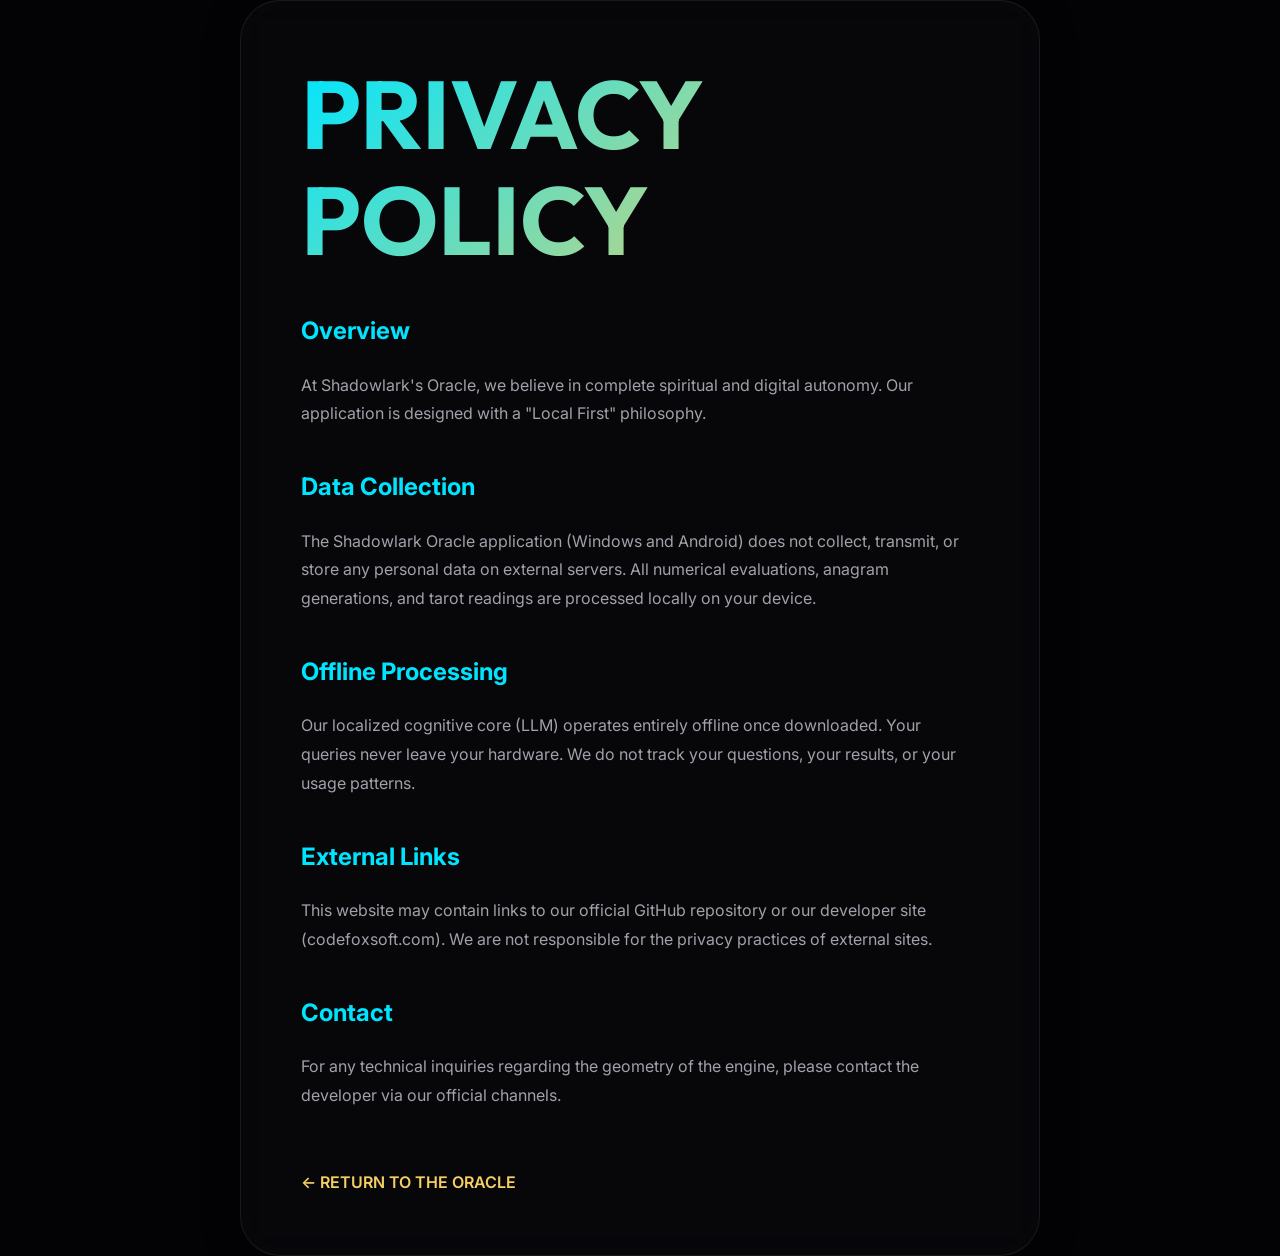
<file: privacy.html>
<!DOCTYPE html>
<html lang="en">
<head>
    <meta charset="UTF-8">
    <meta name="viewport" content="width=device-width, initial-scale=1.0">
    <title>Privacy Policy | Shadowlark's Oracle</title>
    <link rel="stylesheet" href="css/styles.css?v=1.7">
    <link href="https://fonts.googleapis.com/css2?family=Inter:wght@300;400;600&family=Outfit:wght@300;600;800&display=swap" rel="stylesheet">
    <style>
        article {
            max-width: 800px;
            margin: 0 auto;
            padding: 150px 20px 100px 20px;
        }
        h1 { margin-bottom: 40px; }
        h2 { margin-top: 40px; margin-bottom: 20px; color: var(--accent-cyan); }
        p { margin-bottom: 20px; color: var(--text-secondary); line-height: 1.8; }
        .back-home { margin-top: 40px; display: inline-block; color: var(--accent-gold); text-decoration: none; font-weight: 600; }
    </style>
</head>
<body>
    <canvas id="particles-canvas"></canvas>

    <main>
        <article class="glass" style="padding: 60px; border-radius: 40px;">
            <h1 class="phi-gradient-text">Privacy Policy</h1>
            
            <h2>Overview</h2>
            <p>At Shadowlark's Oracle, we believe in complete spiritual and digital autonomy. Our application is designed with a "Local First" philosophy.</p>

            <h2>Data Collection</h2>
            <p>The Shadowlark Oracle application (Windows and Android) does not collect, transmit, or store any personal data on external servers. All numerical evaluations, anagram generations, and tarot readings are processed locally on your device.</p>

            <h2>Offline Processing</h2>
            <p>Our localized cognitive core (LLM) operates entirely offline once downloaded. Your queries never leave your hardware. We do not track your questions, your results, or your usage patterns.</p>

            <h2>External Links</h2>
            <p>This website may contain links to our official GitHub repository or our developer site (codefoxsoft.com). We are not responsible for the privacy practices of external sites.</p>

            <h2>Contact</h2>
            <p>For any technical inquiries regarding the geometry of the engine, please contact the developer via our official channels.</p>

            <a href="index.html" class="back-home">← RETURN TO THE ORACLE</a>
        </article>
    </main>

    <script src="js/script.js?v=1.7"></script></script>
</body>
</html>
</file>
<file: css/styles.css>
:root {
  --bg-color: #030305;
  --accent-cyan: #00e5ff;
  --accent-cyan-glow: rgba(0, 229, 255, 0.4);
  --accent-gold: #f5d061;
  --accent-gold-glow: rgba(245, 208, 97, 0.4);
  --text-primary: #ffffff;
  --text-secondary: #a1a1aa;
  
  --glass-border: rgba(255, 255, 255, 0.08);
  --glass-bg: rgba(10, 10, 15, 0.65);
  
  --font-main: 'Inter', sans-serif;
  --font-heading: 'Outfit', sans-serif;

  --section-padding-v: 120px;
  --section-padding-h: 5vw;
  --title-size: 3.5rem;
  --card-padding: 40px;
}

@media (max-width: 768px) {
  :root {
    --section-padding-v: 60px;
    --title-size: 2.5rem;
    --card-padding: 25px;
  }
}

* {
  box-sizing: border-box;
  margin: 0;
  padding: 0;
}

html {
  scroll-behavior: smooth;
}

body {
  background-color: var(--bg-color);
  color: var(--text-primary);
  font-family: var(--font-main);
  overflow-x: hidden;
  line-height: 1.6;
}

#particles-canvas {
  position: fixed;
  top: 0;
  left: 0;
  width: 100%;
  height: 100%;
  z-index: -1;
  pointer-events: none;
}

/* ── NAVIGATION ── */
#main-nav {
  position: fixed;
  top: 0;
  left: 0;
  width: 100%;
  padding: 20px 6vw;
  display: flex;
  justify-content: space-between;
  align-items: center;
  z-index: 100;
  background: rgba(3, 3, 5, 0.8);
  backdrop-filter: blur(20px);
  -webkit-backdrop-filter: blur(20px);
  border-bottom: 1px solid var(--glass-border);
}

.logo {
  font-family: var(--font-heading);
  font-weight: 800;
  font-size: 1.4rem;
  color: var(--accent-cyan);
  text-shadow: 0 0 10px var(--accent-cyan-glow);
  letter-spacing: 2px;
}

.nav-links a {
  color: var(--text-primary);
  text-decoration: none;
  font-size: 0.9rem;
  font-weight: 600;
  text-transform: uppercase;
  letter-spacing: 1px;
  margin-left: 40px;
  transition: color 0.3s ease;
}

.nav-links a:hover {
  color: var(--accent-cyan);
}

#mobile-menu-toggle {
  background: none;
  border: none;
  color: var(--accent-cyan);
  font-size: 1.5rem;
  cursor: pointer;
}

/* Mobile Menu Drawer */
#mobile-menu {
  position: fixed;
  top: 0;
  right: -100%;
  width: 80%;
  height: 100vh;
  z-index: 150;
  display: flex;
  flex-direction: column;
  padding: 80px 40px;
  gap: 30px;
  transition: right 0.4s cubic-bezier(0.23, 1, 0.32, 1);
  box-shadow: -10px 0 50px rgba(0,0,0,0.5);
}

#mobile-menu.active {
  right: 0;
}

#mobile-menu a {
  font-size: 1.5rem;
  font-weight: 800;
  color: var(--text-primary);
  text-decoration: none;
  text-transform: uppercase;
}

#mobile-menu-close {
  background: none;
  border: none;
  color: var(--accent-cyan);
  font-size: 1rem;
  font-weight: 800;
  cursor: pointer;
  text-align: left;
  margin-bottom: 20px;
}

/* ── HERO SECTION ── */
#hero {
  height: 100vh;
  display: flex;
  align-items: center;
  justify-content: center;
  padding: 20px;
  position: relative;
  text-align: center;
}

.hero-bg {
  position: absolute;
  top: 0;
  left: 0;
  width: 100%;
  height: 100%;
  background: linear-gradient(to bottom, rgba(3,3,5,0.4), var(--bg-color)), url('imgs/intro.jpg');
  background-size: cover;
  background-position: center;
  z-index: -1;
  filter: brightness(0.6) contrast(1.1);
}

.hero-content {
  max-width: 900px;
  padding: 80px 40px;
  border-radius: 40px;
}

h1 {
  font-family: var(--font-heading);
  font-size: clamp(2.5rem, 8vw, 6rem);
  line-height: 1.1;
  margin-bottom: 20px;
  text-transform: uppercase;
}

.subtitle {
  font-size: clamp(1rem, 3vw, 1.5rem);
  color: var(--text-secondary);
  margin-bottom: 40px;
  font-weight: 300;
}

.hero-actions {
  display: flex;
  gap: 20px;
  justify-content: center;
  flex-wrap: wrap;
}

/* ── GLASSMORPHISM ── */
.glass {
  background: var(--glass-bg);
  backdrop-filter: blur(20px);
  -webkit-backdrop-filter: blur(20px);
  border: 1px solid var(--glass-border);
  box-shadow: 0 8px 32px 0 rgba(0, 0, 0, 0.6);
}

/* ── BUTTONS ── */
.btn-primary {
  padding: 16px 40px;
  background: linear-gradient(135deg, var(--accent-cyan), #00bfff);
  color: #000;
  font-weight: 800;
  text-transform: uppercase;
  letter-spacing: 1.5px;
  border-radius: 99px;
  text-decoration: none;
  border: none;
  cursor: pointer;
  box-shadow: 0 0 20px var(--accent-cyan-glow);
  transition: transform 0.3s ease, box-shadow 0.3s ease;
}

.btn-primary:hover {
  transform: scale(1.05);
  box-shadow: 0 0 40px var(--accent-cyan-glow);
}

.btn-secondary {
  padding: 16px 40px;
  background: transparent;
  color: var(--text-primary);
  border: 1px solid var(--glass-border);
  border-radius: 99px;
  text-decoration: none;
  font-weight: 600;
  transition: all 0.3s ease;
}

.btn-secondary:hover {
  border-color: var(--accent-gold);
  color: var(--accent-gold);
  background: rgba(245, 208, 97, 0.05);
}

/* ── SECTION STYLES ── */
.content-section {
  padding: var(--section-padding-v) var(--section-padding-h);
  max-width: 1400px;
  margin: 0 auto;
}

.section-title {
  font-size: var(--title-size);
  margin-bottom: 60px;
  text-align: center;
  font-weight: 800;
}

.phi-gradient-text {
  background: linear-gradient(135deg, var(--accent-cyan), var(--accent-gold), #ff00ff);
  background-size: 200% auto;
  -webkit-background-clip: text;
  -webkit-text-fill-color: transparent;
  animation: shine 8s linear infinite;
}

@keyframes shine {
  to { background-position: 200% center; }
}

/* ── GRID & CARDS ── */
.grid {
  display: grid;
  grid-template-columns: repeat(auto-fit, minmax(300px, 1fr));
  gap: 30px;
}

.card {
  padding: var(--card-padding);
  border-radius: 25px;
  transition: transform 0.4s ease;
}

.card:hover {
  transform: translateY(-10px);
}

.card h3 {
  font-size: 1.8rem;
  margin-bottom: 15px;
  color: var(--text-primary);
}

.card p {
  color: var(--text-secondary);
  line-height: 1.8;
}

.gold-border {
  border-color: rgba(245, 208, 97, 0.2);
}

.gold-text {
  color: var(--accent-gold) !important;
}

/* ── ARCANA CAROUSEL (THREE.JS) ── */
#arcana {
  padding: 100px 0;
  background: radial-gradient(circle at center, rgba(0, 229, 255, 0.05) 0%, transparent 70%);
}

.carousel-container {
  margin-bottom: 120px;
  position: relative;
  overflow: hidden;
}

.carousel-label {
  text-align: center;
  font-size: 1.5rem;
  text-transform: uppercase;
  letter-spacing: 4px;
  margin-bottom: 10px;
  opacity: 0.8;
}

.carousel-label.cyan { color: var(--accent-cyan); }
.carousel-label.gold { color: var(--accent-gold); }

.carousel-hint {
  text-align: center;
  font-size: 0.9rem;
  color: var(--text-secondary);
  margin-bottom: 20px;
}

#desktop-carousel {
  height: 500px;
}

#desktop-carousel .carousel-item {
  width: 750px;
  aspect-ratio: 16/9;
}

#mobile-carousel {
  height: 680px; /* Another 5% shorter than 720px */
}

#mobile-carousel .carousel-item {
  width: 310px; 
  aspect-ratio: 9/19.5;
}

.three-container {
  width: 100%;
  display: flex;
  overflow-x: auto;
  scroll-snap-type: x mandatory;
  padding: 40px 0;
  scrollbar-width: none; /* Hide scrollbar */
  -ms-overflow-style: none;
  cursor: grab;
}

.three-container::-webkit-scrollbar {
  display: none;
}

.carousel-track {
  display: flex;
  padding: 0 40vw; /* Center items */
  gap: 50px;
  align-items: center;
}

.carousel-item {
  flex-shrink: 0;
  scroll-snap-align: center;
  scroll-snap-stop: always;
  border-radius: 20px;
  overflow: hidden;
  position: relative;
  transition: all 0.4s cubic-bezier(0.23, 1, 0.32, 1);
  opacity: 0.4;
  transform: scale(0.85);
  filter: grayscale(100%) brightness(0.5);
}

.carousel-item.active {
  opacity: 1;
  transform: scale(1.05);
  filter: grayscale(0%) brightness(1.1);
  box-shadow: 0 0 40px var(--accent-cyan-glow);
}

.carousel-item img {
  width: 100%;
  height: 100%;
  object-fit: contain;
  display: block;
}

@media (max-width: 768px) {
  #desktop-carousel .carousel-item { width: 85vw; }
  #mobile-carousel { height: 760px; } /* Another 5% shorter than 800px */
  #mobile-carousel .carousel-item { width: 65vw; }
  .carousel-track { padding: 0 10vw; }
}

.three-container:active {
  cursor: grabbing;
}

.active-title {
  text-align: center;
  font-size: 1.4rem;
  font-weight: 800;
  margin-top: 20px;
  text-transform: uppercase;
  letter-spacing: 2px;
  height: 30px;
}

.active-title.cyan { color: var(--accent-cyan); }
.active-title.gold { color: var(--accent-gold); }

/* ── MATRIX SECTION ── */
.matrix-section {
  padding: var(--section-padding-v) 20px;
  display: flex;
  justify-content: center;
}

.matrix-content {
  max-width: 1000px;
  padding: 60px;
  border-radius: 40px;
  position: relative;
}

.matrix-icon {
  position: absolute;
  top: 20px;
  right: 40px;
  font-size: 4rem;
  opacity: 0.1;
}

.feature-list {
  list-style: none;
  margin-top: 30px;
  display: grid;
  gap: 20px;
}

.feature-list li {
  color: var(--text-secondary);
  padding-left: 25px;
  position: relative;
}

.feature-list li::before {
  content: '◈';
  position: absolute;
  left: 0;
  color: var(--accent-cyan);
}

/* ── NEXUS BOX ── */
.nexus-box {
  max-width: 900px;
  margin: 100px auto;
  padding: 80px 40px;
  border-radius: 40px;
  text-align: center;
  background: radial-gradient(circle at center, rgba(0, 229, 255, 0.1) 0%, transparent 70%), var(--glass-bg);
}

.download-actions {
  display: flex;
  gap: 20px;
  justify-content: center;
  margin: 40px 0;
}

.btn-primary.big, .btn-secondary.big {
  padding: 20px 50px;
  font-size: 1.2rem;
}

.specs-grid {
  display: grid;
  grid-template-columns: repeat(auto-fit, minmax(150px, 1fr));
  gap: 20px;
  margin-top: 60px;
  opacity: 0.8;
}

.spec-item {
  border: 1px solid rgba(255,255,255,0.1);
  padding: 15px;
  border-radius: 15px;
}

.spec-item span {
  display: block;
  font-size: 0.7rem;
  color: var(--accent-cyan);
  text-transform: uppercase;
  margin-bottom: 5px;
}

/* ── FOOTER ── */
footer {
  padding: 80px 20px;
  text-align: center;
  border-top: 1px solid var(--glass-border);
}

.engineered-by {
  display: flex;
  align-items: center;
  justify-content: center;
  gap: 15px;
  margin-bottom: 20px;
}

.engineered-by img {
  width: 32px;
  filter: grayscale(1) brightness(0.7);
  transition: 0.3s;
}

.engineered-by img:hover {
  filter: none;
}

.copyright {
  font-size: 0.9rem;
  opacity: 0.5;
}

.privacy-link {
  display: inline-block;
  margin-top: 15px;
  color: var(--accent-cyan);
  text-decoration: none;
  font-size: 0.8rem;
}

/* UTILS */
.desktop-only { display: flex; }
.mobile-only { display: none; }

@media (max-width: 768px) {
  .desktop-only { display: none; }
  .mobile-only { display: block; }
  
  .download-actions {
    flex-direction: column;
  }
}
</file>
